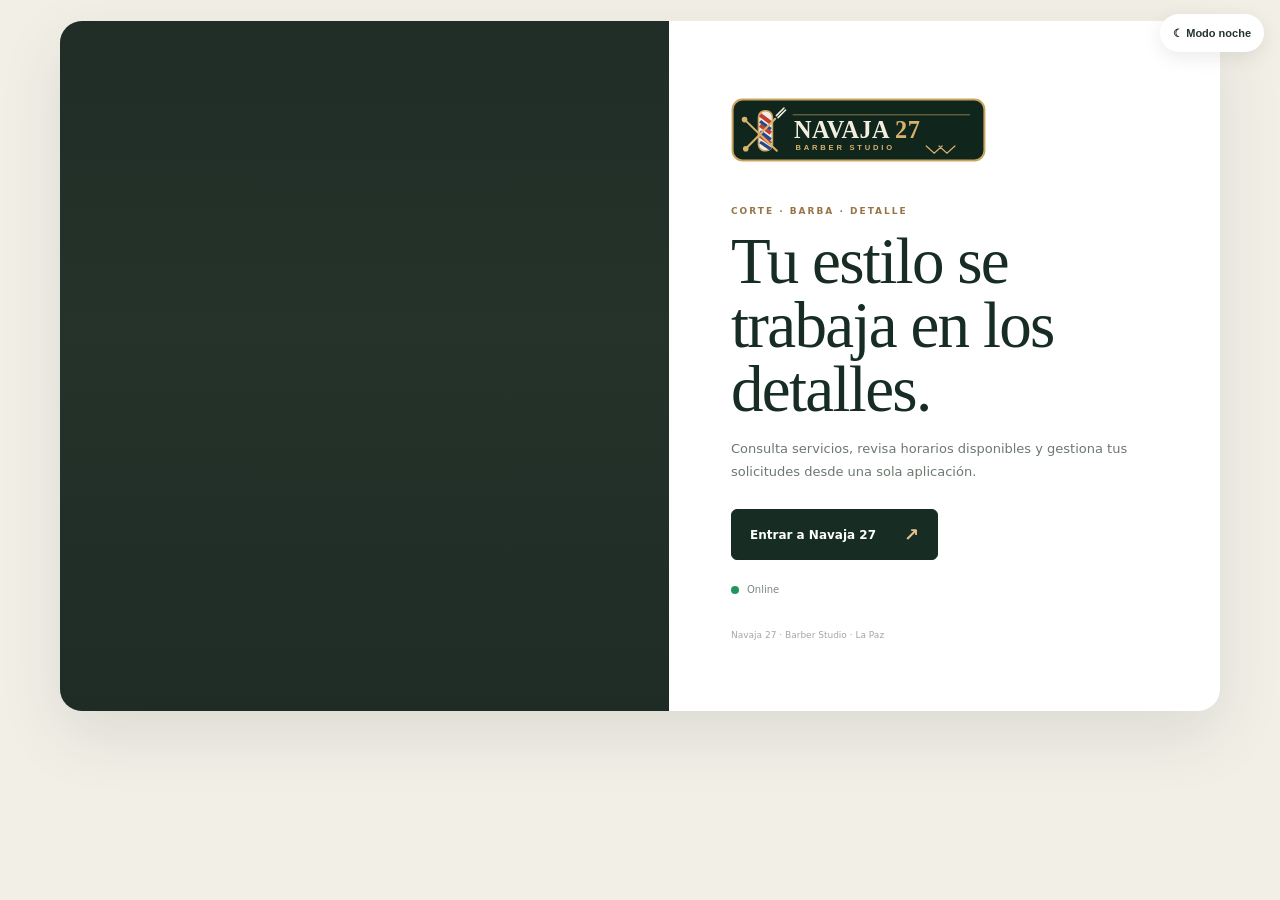
<file: index.html>
<!doctype html>
<html lang="es">
<head>
<meta charset="utf-8"><meta name="viewport" content="width=device-width,initial-scale=1,viewport-fit=cover">
<meta name="theme-color" content="#172d24"><meta name="description" content="Navaja 27 Barber Studio en La Paz. Servicios, agenda y solicitudes de turno.">
<link rel="manifest" href="./manifest.json"><link rel="icon" href="./icons/icon.svg"><link rel="stylesheet" href="./styles.css?v=navaja27-landing-sales-v5">
<title>Navaja 27 · Barber Studio</title><script defer src="./app.js"></script>
<script defer src="./theme-toggle.js?v=light-dark-v1"></script>
</head>
<body class="barber-landing">
<button class="theme-toggle" id="themeToggle" type="button" aria-pressed="false">☾ Modo noche</button>
<main class="landing">
 <div class="landing-image" role="img" aria-label="Barbero realizando un corte profesional"></div>
 <section class="landing-copy">
  <div class="brand"><img class="brand-logo" src="./brand-logo.svg" alt="Navaja 27 Barber Studio"></div>
  <p class="eyebrow">CORTE · BARBA · DETALLE</p>
  <h1>Tu estilo se trabaja en los detalles.</h1>
  <p class="lead">Consulta servicios, revisa horarios disponibles y gestiona tus solicitudes desde una sola aplicación.</p>
  <a class="primary" href="./pwa.html">Entrar a Navaja 27 <span>↗</span></a>
  <div class="status" id="networkStatus" role="status" aria-live="polite"><i></i><span>Comprobando conexión…</span></div>
  <small class="landing-note">Navaja 27 · Barber Studio · La Paz</small>
 </section>
</main>
</body>
</html>
</file>
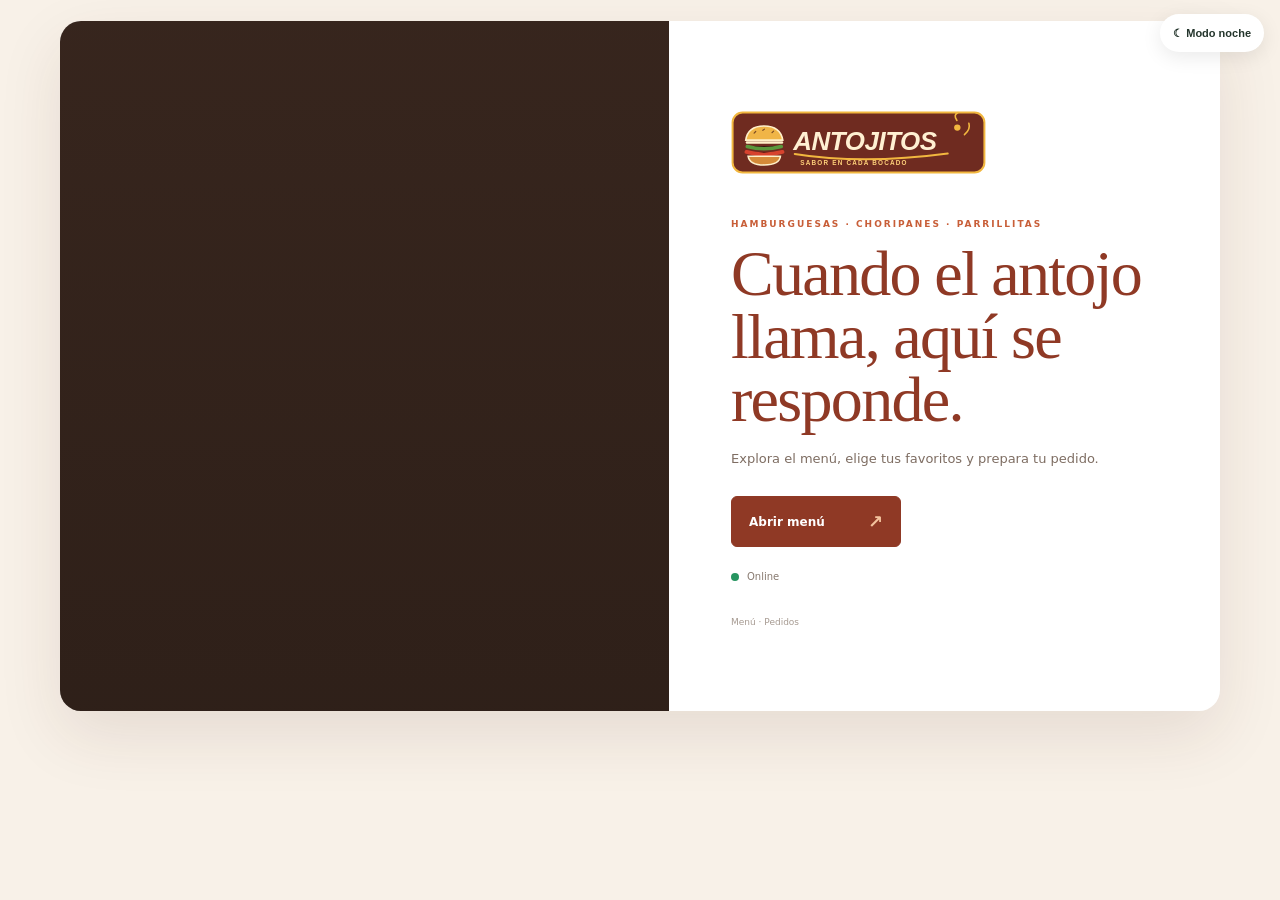
<file: antojitos/index.html>
<!doctype html>
<html lang="es">
<head>
<meta charset="utf-8"><meta name="viewport" content="width=device-width,initial-scale=1,viewport-fit=cover">
<meta name="theme-color" content="#8f3925"><meta name="description" content="Antojitos, antojitos en La Paz: hamburguesas, dobles, mixtas y salchipapas.">
<link rel="manifest" href="./manifest.json"><link rel="icon" href="./icons/icon.svg"><link rel="stylesheet" href="./styles.css?v=antojitos-brand-logo-v4">
<title>Antojitos · Antojitos</title><script defer src="./app.js"></script>
<script defer src="../theme-toggle.js?v=light-dark-v1"></script>
</head>
<body class="food-landing">
<button class="theme-toggle" id="themeToggle" type="button" aria-pressed="false">☾ Modo noche</button>
<main class="landing">
  <div class="landing-image" role="img" aria-label="Hamburguesa recién preparada"></div>
  <section class="landing-copy">
    <div class="brand"><img class="brand-logo" src="./brand-logo.svg" alt="Antojitos"></div>
    <p class="eyebrow">HAMBURGUESAS · CHORIPANES · PARRILLITAS</p>
    <h1>Cuando el antojo llama, aquí se responde.</h1>
    <p class="lead">Explora el menú, elige tus favoritos y prepara tu pedido.</p>
    <a class="primary" href="./pwa.html#menu">Abrir menú <span>↗</span></a>
    <div class="status" id="networkStatus" role="status" aria-live="polite"><i></i><span>Comprobando conexión…</span></div>
    <small class="landing-note">Menú · Pedidos</small>
  </section>
</main>
</body>
</html>
</file>
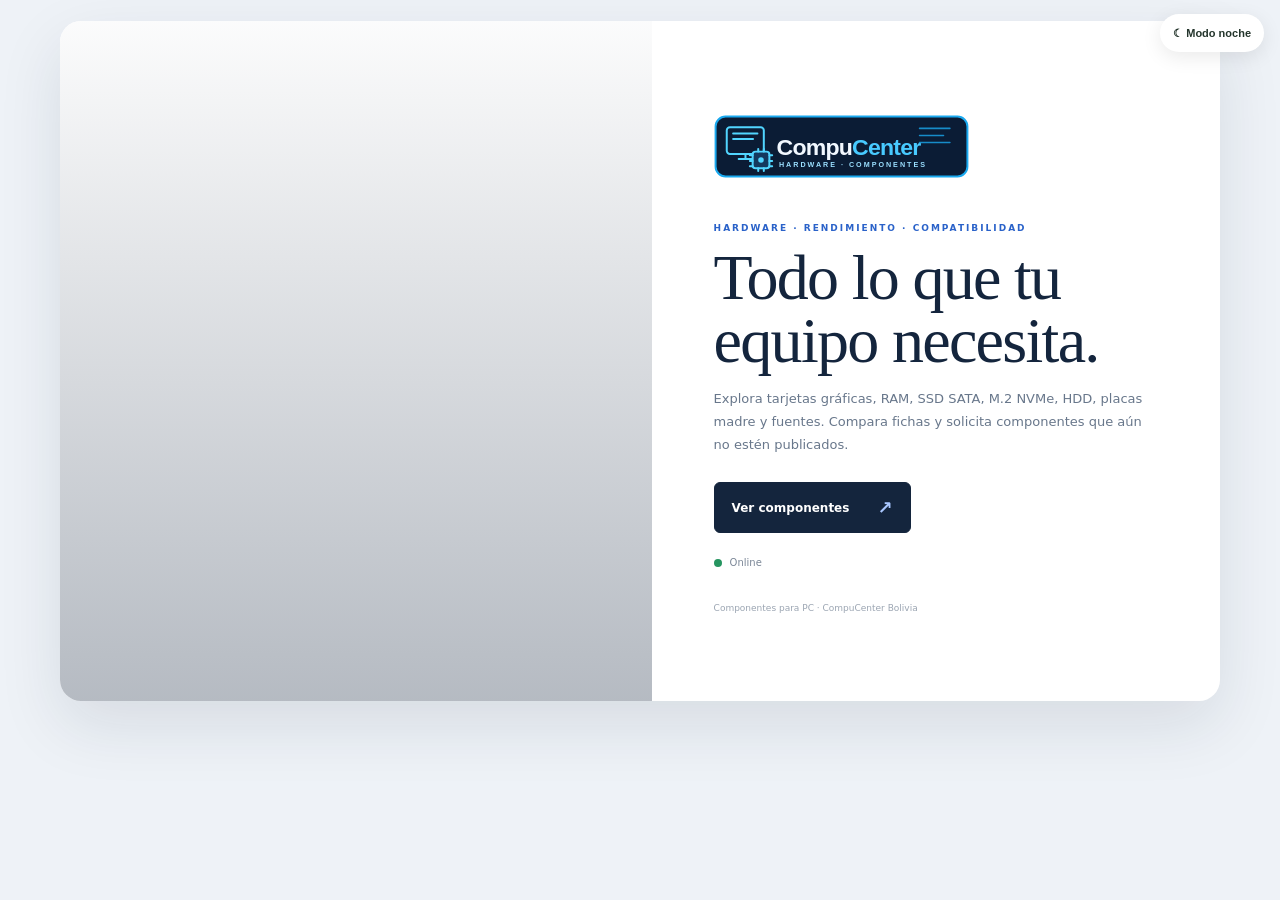
<file: graficas/index.html>
<!doctype html>
<html lang="es">
<head>
<meta charset="utf-8"><meta name="viewport" content="width=device-width,initial-scale=1,viewport-fit=cover">
<meta name="theme-color" content="#14253d"><meta name="description" content="Catálogo de componentes PC de CompuCenter Bolivia: tarjetas gráficas, memoria RAM, SSD, M.2, HDD y más.">
<link rel="manifest" href="./manifest.json"><link rel="icon" href="./icons/icon.svg"><link rel="stylesheet" href="./styles.css?v=compucenter-brand-logo-v5">
<title>CompuCenter · Componentes PC</title><script defer src="./app.js"></script>
<script defer src="../theme-toggle.js?v=light-dark-v1"></script>
</head>
<body class="gpu-landing">
<button class="theme-toggle" id="themeToggle" type="button" aria-pressed="false">☾ Modo noche</button>
<main class="landing">
 <div class="landing-image" role="img" aria-label="Tarjeta gráfica para computadora"></div>
 <section class="landing-copy">
  <div class="brand"><img class="brand-logo" src="./brand-logo.svg" alt="CompuCenter Hardware y Componentes"></div>
  <p class="eyebrow">HARDWARE · RENDIMIENTO · COMPATIBILIDAD</p>
  <h1>Todo lo que tu equipo necesita.</h1>
  <p class="lead">Explora tarjetas gráficas, RAM, SSD SATA, M.2 NVMe, HDD, placas madre y fuentes. Compara fichas y solicita componentes que aún no estén publicados.</p>
  <a class="primary" href="./pwa.html#catalogo">Ver componentes <span>↗</span></a>
  <div class="status" id="networkStatus" role="status" aria-live="polite"><i></i><span>Comprobando conexión…</span></div>
  <small class="landing-note">Componentes para PC · CompuCenter Bolivia</small>
 </section>
</main>
</body>
</html>
</file>
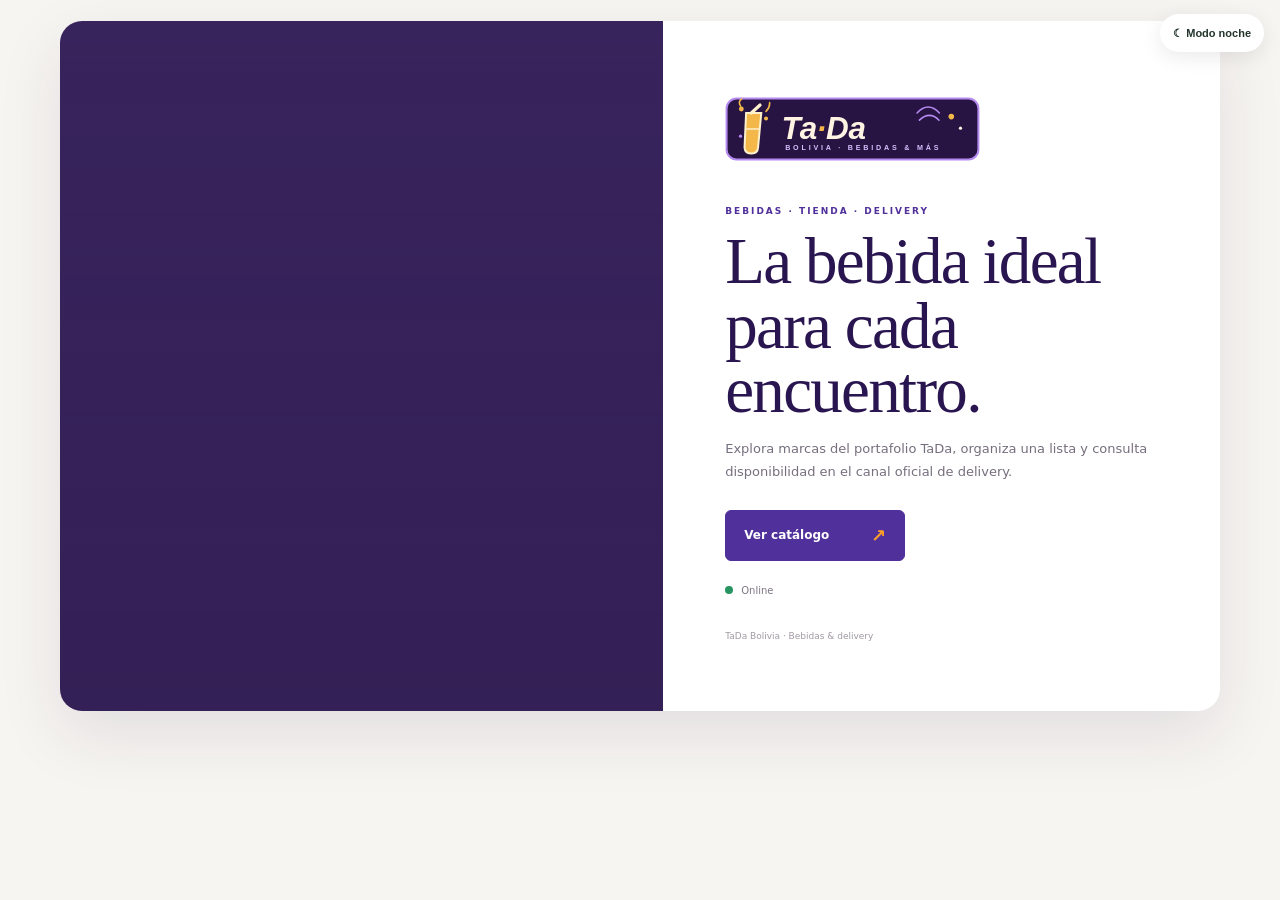
<file: tada/index.html>
<!doctype html>
<html lang="es">
<head>
<meta charset="utf-8"><meta name="viewport" content="width=device-width,initial-scale=1,viewport-fit=cover">
<meta name="theme-color" content="#29154f"><meta name="description" content="TaDa Bolivia: tienda especializada en bebidas, licores, vinos y opciones sin alcohol.">
<link rel="manifest" href="./manifest.json"><link rel="icon" href="./icons/icon.svg"><link rel="stylesheet" href="./styles.css?v=tada-brand-logo-v4">
<title>TaDa Bolivia · Tienda de bebidas</title><script defer src="./app.js"></script>
<script defer src="../theme-toggle.js?v=light-dark-v1"></script>
</head>
<body class="tada-landing">
<button class="theme-toggle" id="themeToggle" type="button" aria-pressed="false">☾ Modo noche</button>
<main class="landing">
  <div class="landing-image" role="img" aria-label="Tienda TaDa Bolivia"></div>
  <section class="landing-copy">
    <div class="brand"><img class="brand-logo" src="./brand-logo.svg" alt="TaDa Bolivia"></div>
    <p class="eyebrow">BEBIDAS · TIENDA · DELIVERY</p>
    <h1>La bebida ideal para cada encuentro.</h1>
    <p class="lead">Explora marcas del portafolio TaDa, organiza una lista y consulta disponibilidad en el canal oficial de delivery.</p>
    <a class="primary" href="./pwa.html#catalogo">Ver catálogo <span>↗</span></a>
    <div class="status" id="networkStatus" role="status" aria-live="polite"><i></i><span>Comprobando conexión…</span></div>
    <small class="landing-note">TaDa Bolivia · Bebidas & delivery</small>
  </section>
</main>
</body>
</html>
</file>
<file: styles.css>
:root{color-scheme:light;--accent:#172d24;--accent2:#294738;--gold:#bd9461;--paper:#f2efe7;--ink:#1d2922;--muted:#6d786f}*{box-sizing:border-box}html,body{margin:0;min-height:100%;font-family:Inter,ui-sans-serif,system-ui,-apple-system,"Segoe UI",sans-serif}body{background:var(--paper);color:var(--ink)}a{color:inherit}.landing{width:min(1160px,calc(100% - 34px));min-height:min(690px,calc(100dvh - 42px));margin:21px auto;display:grid;grid-template-columns:1.05fr .95fr;overflow:hidden;border-radius:22px;background:#fff;box-shadow:0 24px 65px #172d241a}.landing-image{min-height:540px;background:linear-gradient(180deg,#111d1850,#111d181a 45%,#111d1860),url("https://images.pexels.com/photos/7447150/pexels-photo-7447150.jpeg?auto=compress&cs=tinysrgb&w=1600") center/cover no-repeat;background-color:#27352d}.landing-copy{padding:clamp(27px,5vw,62px);display:flex;flex-direction:column;justify-content:center}.brand{display:flex;align-items:center;gap:12px;font-size:12px;font-weight:950;letter-spacing:1.7px}.brand-mark{width:47px;height:47px;display:grid;place-items:center;border-radius:12px;background:var(--accent);color:#fff;font-size:14px;letter-spacing:0}.brand small{display:block;margin-top:4px;color:#8a948c;font-size:8px;font-weight:800;letter-spacing:1.8px}.eyebrow{margin:38px 0 13px;color:#987446;font-size:9px;font-weight:900;letter-spacing:2px}.landing h1{max-width:490px;margin:0 0 16px;color:var(--accent);font:clamp(42px,5.6vw,65px)/.99 Georgia,serif;letter-spacing:-1.7px}.lead{max-width:430px;margin:0 0 26px;color:var(--muted);font-size:13px;line-height:1.75}.primary{display:inline-flex;align-items:center;justify-content:space-between;gap:28px;width:max-content;min-width:180px;padding:14px 18px;border-radius:6px;background:var(--accent);color:#fff;text-decoration:none;font-size:12px;font-weight:850;transition:transform .18s,background .18s}.primary:hover{transform:translateY(-2px);background:var(--accent2)}.primary span{color:#e6c28f;font-size:18px}.status{display:flex;align-items:center;gap:8px;margin-top:24px;color:#7d877e;font-size:10px}.status i{width:8px;height:8px;border-radius:50%;background:#c59c62}.status.online i{background:#24945f}.status.offline i{background:#c14f49}.landing-note{margin-top:35px;color:#a1a8a1;font-size:9px}@media(max-width:720px){.landing{width:calc(100% - 18px);margin:9px auto;min-height:0;grid-template-columns:1fr;border-radius:17px}.landing-image{min-height:220px;background-position:center 43%}.landing-copy{padding:22px}.eyebrow{margin-top:26px}.landing h1{font-size:44px}.lead{font-size:12px;line-height:1.65}.landing-note{margin-top:24px}}

/* Tema oscuro: variables y superficies */
body[data-theme=dark]{--paper:#121b17;--ink:#eef1ed;--muted:#aeb9b1;--surface:#1b2720;--line:#34453a;--accent:#6e987c;--accent2:#8cb69b;--gold:#d6b27c;}
.theme-toggle{position:fixed;top:14px;right:16px;z-index:80;display:inline-flex;align-items:center;justify-content:center;gap:7px;min-height:38px;padding:0 13px;border:1px solid var(--line);border-radius:999px;background:#fff;color:#24352c;font-size:11px;font-weight:850;box-shadow:0 5px 20px #00000016;cursor:pointer}
.theme-toggle:focus-visible{outline:3px solid var(--accent,var(--gold));outline-offset:3px}
body[data-theme=dark]{color-scheme:dark}
body[data-theme=dark] .landing{background:var(--surface);box-shadow:0 24px 65px #0006}
body[data-theme=dark] .landing-copy{background:var(--surface);color:var(--ink)}
body[data-theme=dark] .landing h1{color:var(--ink)}
body[data-theme=dark] .lead,body[data-theme=dark] .landing-note{color:var(--muted)}
body[data-theme=dark] .brand,body[data-theme=dark] .brand>span{color:var(--ink)}
body[data-theme=dark] .brand small{color:var(--muted)}
body[data-theme=dark] .eyebrow{color:var(--accent,var(--gold))}
body[data-theme=dark] .status{background:var(--surface);border-color:var(--line);color:var(--muted)}
body[data-theme=dark] .primary{filter:brightness(1.15)}
@media(max-width:600px){.theme-toggle{top:10px;right:10px;min-height:36px;padding:0 11px;font-size:10px}}

body[data-theme=dark] .theme-toggle{background:var(--surface);border-color:var(--line);color:var(--ink)}
body[data-theme=dark] .landing{background:var(--surface);border-color:var(--line);box-shadow:0 24px 65px #0008}
body[data-theme=dark] .landing-copy{background:var(--surface);color:var(--ink)}
body[data-theme=dark] .landing h1{color:var(--ink)}
body[data-theme=dark] .lead,body[data-theme=dark] .landing-note{color:var(--muted)}
body[data-theme=dark] .brand,body[data-theme=dark] .brand small{color:var(--ink)}
body[data-theme=dark] .eyebrow{color:var(--accent,var(--gold))}
body[data-theme=dark] .status{background:var(--surface);border:1px solid var(--line);color:var(--muted)}
body[data-theme=dark] .primary{filter:brightness(1.12)}

/* Botones portada Navaja 27 */
.primary{background:#172d24;color:#fff;border:1px solid #172d24}
.primary:hover{background:#294738;color:#fff}
.primary:focus-visible,.theme-toggle:focus-visible{outline:3px solid #bd9461;outline-offset:3px}
body[data-theme=dark] .primary{background:#d6b27c;color:#17251d;border-color:#d6b27c}
body[data-theme=dark] .primary:hover{background:#edc994;color:#17251d}
body[data-theme=dark] .theme-toggle{background:#1b2720;color:#eef1ed;border-color:#496050}

.brand-logo{display:block;width:255px;height:76px;max-width:100%;object-fit:contain;object-position:left center}
@media(max-width:600px){.brand-logo{width:225px;height:66px}}
</file>
<file: antojitos/styles.css>
:root{color-scheme:light;--red:#8f3925;--orange:#c85e38;--paper:#f8f1e8;--ink:#2e211c;--muted:#7e6d62}*{box-sizing:border-box}html,body{margin:0;min-height:100%;font-family:Inter,ui-sans-serif,system-ui,-apple-system,"Segoe UI",sans-serif}body{background:var(--paper);color:var(--ink)}.landing{width:min(1160px,calc(100% - 34px));min-height:min(690px,calc(100dvh - 42px));margin:21px auto;display:grid;grid-template-columns:1.05fr .95fr;overflow:hidden;border-radius:21px;background:#fff;box-shadow:0 24px 65px #5026191b}.landing-image{min-height:540px;background:linear-gradient(180deg,#1e15100b,#1e15105c),url("https://images.pexels.com/photos/109400/pexels-photo-109400.jpeg?auto=compress&cs=tinysrgb&w=1600") center/cover no-repeat;background-color:#38261e}.landing-copy{padding:clamp(27px,5vw,62px);display:flex;flex-direction:column;justify-content:center}.brand{display:flex;align-items:center;gap:11px;font-size:11px;font-weight:950;letter-spacing:1.7px}.brand-mark{width:46px;height:46px;display:grid;place-items:center;border-radius:12px;background:var(--red);color:#fff;font-size:15px}.brand small{display:block;margin-top:4px;color:#9b8174;font-size:8px;letter-spacing:1.6px}.eyebrow{margin:38px 0 13px;color:var(--orange);font-size:9px;font-weight:900;letter-spacing:2px}.landing h1{max-width:500px;margin:0 0 16px;color:var(--red);font:clamp(40px,5.5vw,64px)/.99 Georgia,serif;letter-spacing:-1.7px}.lead{max-width:435px;margin:0 0 26px;color:var(--muted);font-size:13px;line-height:1.75}.primary{display:inline-flex;align-items:center;justify-content:space-between;gap:28px;width:max-content;min-width:170px;padding:14px 17px;border-radius:6px;background:var(--red);color:#fff;text-decoration:none;font-size:12px;font-weight:850;transition:transform .18s,background .18s}.primary:hover{transform:translateY(-2px);background:#6f2d1e}.primary span{color:#f3c39e;font-size:18px}.status{display:flex;align-items:center;gap:8px;margin-top:24px;color:#87796f;font-size:10px}.status i{width:8px;height:8px;border-radius:50%;background:#c59b61}.status.online i{background:#269560}.status.offline i{background:#c45049}.landing-note{margin-top:35px;color:#a69a91;font-size:9px}@media(max-width:720px){.landing{width:calc(100% - 18px);margin:9px auto;min-height:0;grid-template-columns:1fr;border-radius:17px}.landing-image{min-height:220px;background-position:center 48%}.landing-copy{padding:22px}.eyebrow{margin-top:26px}.landing h1{font-size:43px}.lead{font-size:12px;line-height:1.65}.landing-note{margin-top:24px}}

/* Tema oscuro: variables y superficies */
body[data-theme=dark]{--paper:#171210;--ink:#f3e7dc;--muted:#c3aea1;--surface:#261d19;--line:#45332b;--red:#d77a5a;--orange:#f0a17d;}
.theme-toggle{position:fixed;top:14px;right:16px;z-index:80;display:inline-flex;align-items:center;justify-content:center;gap:7px;min-height:38px;padding:0 13px;border:1px solid var(--line);border-radius:999px;background:#fff;color:#24352c;font-size:11px;font-weight:850;box-shadow:0 5px 20px #00000016;cursor:pointer}
.theme-toggle:focus-visible{outline:3px solid var(--accent,var(--gold));outline-offset:3px}
body[data-theme=dark]{color-scheme:dark}
body[data-theme=dark] .landing{background:var(--surface);box-shadow:0 24px 65px #0006}
body[data-theme=dark] .landing-copy{background:var(--surface);color:var(--ink)}
body[data-theme=dark] .landing h1{color:var(--ink)}
body[data-theme=dark] .lead,body[data-theme=dark] .landing-note{color:var(--muted)}
body[data-theme=dark] .brand,body[data-theme=dark] .brand>span{color:var(--ink)}
body[data-theme=dark] .brand small{color:var(--muted)}
body[data-theme=dark] .eyebrow{color:var(--accent,var(--gold))}
body[data-theme=dark] .status{background:var(--surface);border-color:var(--line);color:var(--muted)}
body[data-theme=dark] .primary{filter:brightness(1.15)}
@media(max-width:600px){.theme-toggle{top:10px;right:10px;min-height:36px;padding:0 11px;font-size:10px}}

body[data-theme=dark] .theme-toggle{background:var(--surface);border-color:var(--line);color:var(--ink)}
body[data-theme=dark] .landing{background:var(--surface);border-color:var(--line);box-shadow:0 24px 65px #0008}
body[data-theme=dark] .landing-copy{background:var(--surface);color:var(--ink)}
body[data-theme=dark] .landing h1{color:var(--ink)}
body[data-theme=dark] .lead,body[data-theme=dark] .landing-note{color:var(--muted)}
body[data-theme=dark] .brand,body[data-theme=dark] .brand small{color:var(--ink)}
body[data-theme=dark] .eyebrow{color:var(--accent,var(--gold))}
body[data-theme=dark] .status{background:var(--surface);border:1px solid var(--line);color:var(--muted)}
body[data-theme=dark] .primary{filter:brightness(1.12)}

/* Botones portada Antojitos */
.primary{background:#8f3925;color:#fff;border:1px solid #8f3925}
.primary:hover{background:#6f2d1e;color:#fff}
.primary:focus-visible,.theme-toggle:focus-visible{outline:3px solid #c85e38;outline-offset:3px}
body[data-theme=dark] .primary{background:#d77a5a;color:#271711;border-color:#d77a5a}
body[data-theme=dark] .primary:hover{background:#edaa8d;color:#271711}
body[data-theme=dark] .theme-toggle{background:#261d19;color:#f3e7dc;border-color:#624638}

.brand-logo{display:block;width:255px;height:76px;max-width:100%;object-fit:contain;object-position:left center}@media(max-width:600px){.brand-logo{width:225px;height:66px}}
</file>
<file: graficas/styles.css>
:root{color-scheme:light;--blue:#14253d;--accent:#2a62c9;--paper:#eef2f7;--ink:#17263b;--muted:#68778b}*{box-sizing:border-box}html,body{margin:0;min-height:100%;font-family:Inter,ui-sans-serif,system-ui,-apple-system,"Segoe UI",sans-serif}body{background:var(--paper);color:var(--ink)}.landing{width:min(1160px,calc(100% - 34px));min-height:min(680px,calc(100dvh - 42px));margin:21px auto;display:grid;grid-template-columns:1.02fr .98fr;overflow:hidden;border-radius:21px;background:#fff;box-shadow:0 24px 65px #14253d1b}.landing-image{min-height:540px;background:linear-gradient(180deg,#14253d04,#14253d50),url("https://app.compucenter.store/products/Y0MuneBhXXRmllkkrUikB0kjVKpjhbcdwezdNG54.jpg") center/contain no-repeat;background-color:#fff}.landing-copy{padding:clamp(27px,5vw,62px);display:flex;flex-direction:column;justify-content:center}.brand{display:flex;align-items:center;gap:11px;font-size:11px;font-weight:950;letter-spacing:1.5px}.brand-mark{width:46px;height:46px;display:grid;place-items:center;border-radius:11px;background:var(--blue);color:#fff;font-weight:900}.brand small{display:block;margin-top:4px;color:#7889a0;font-size:8px;letter-spacing:1.6px}.eyebrow{margin:38px 0 13px;color:var(--accent);font-size:9px;font-weight:900;letter-spacing:2px}.landing h1{max-width:500px;margin:0 0 16px;color:var(--blue);font:clamp(40px,5.5vw,64px)/.99 Georgia,serif;letter-spacing:-1.7px}.lead{max-width:435px;margin:0 0 26px;color:var(--muted);font-size:13px;line-height:1.75}.primary{display:inline-flex;align-items:center;justify-content:space-between;gap:28px;width:max-content;min-width:185px;padding:14px 17px;border-radius:6px;background:var(--blue);color:#fff;text-decoration:none;font-size:12px;font-weight:850;transition:transform .18s,background .18s}.primary:hover{transform:translateY(-2px);background:var(--accent)}.primary span{color:#a9c7ff;font-size:18px}.status{display:flex;align-items:center;gap:8px;margin-top:24px;color:#7b8797;font-size:10px}.status i{width:8px;height:8px;border-radius:50%;background:#c59b61}.status.online i{background:#269560}.status.offline i{background:#c45049}.landing-note{margin-top:35px;color:#9ba5b2;font-size:9px}@media(max-width:720px){.landing{width:calc(100% - 18px);margin:9px auto;min-height:0;grid-template-columns:1fr;border-radius:17px}.landing-image{min-height:210px;background-size:contain}.landing-copy{padding:22px}.eyebrow{margin-top:26px}.landing h1{font-size:43px}.lead{font-size:12px;line-height:1.65}.landing-note{margin-top:24px}}

/* Tema oscuro: variables y superficies */
body[data-theme=dark]{--paper:#0e1724;--ink:#eaf0f8;--muted:#b0c0d1;--surface:#1a293a;--line:#34485f;--blue:#9bbcf5;--accent:#8ab0ff;}
.theme-toggle{position:fixed;top:14px;right:16px;z-index:80;display:inline-flex;align-items:center;justify-content:center;gap:7px;min-height:38px;padding:0 13px;border:1px solid var(--line);border-radius:999px;background:#fff;color:#24352c;font-size:11px;font-weight:850;box-shadow:0 5px 20px #00000016;cursor:pointer}
.theme-toggle:focus-visible{outline:3px solid var(--accent,var(--gold));outline-offset:3px}
body[data-theme=dark]{color-scheme:dark}
body[data-theme=dark] .landing{background:var(--surface);box-shadow:0 24px 65px #0006}
body[data-theme=dark] .landing-copy{background:var(--surface);color:var(--ink)}
body[data-theme=dark] .landing h1{color:var(--ink)}
body[data-theme=dark] .lead,body[data-theme=dark] .landing-note{color:var(--muted)}
body[data-theme=dark] .brand,body[data-theme=dark] .brand>span{color:var(--ink)}
body[data-theme=dark] .brand small{color:var(--muted)}
body[data-theme=dark] .eyebrow{color:var(--accent,var(--gold))}
body[data-theme=dark] .status{background:var(--surface);border-color:var(--line);color:var(--muted)}
body[data-theme=dark] .primary{filter:brightness(1.15)}
@media(max-width:600px){.theme-toggle{top:10px;right:10px;min-height:36px;padding:0 11px;font-size:10px}}

body[data-theme=dark] .theme-toggle{background:var(--surface);border-color:var(--line);color:var(--ink)}
body[data-theme=dark] .landing{background:var(--surface);border-color:var(--line);box-shadow:0 24px 65px #0008}
body[data-theme=dark] .landing-copy{background:var(--surface);color:var(--ink)}
body[data-theme=dark] .landing h1{color:var(--ink)}
body[data-theme=dark] .lead,body[data-theme=dark] .landing-note{color:var(--muted)}
body[data-theme=dark] .brand,body[data-theme=dark] .brand small{color:var(--ink)}
body[data-theme=dark] .eyebrow{color:var(--accent,var(--gold))}
body[data-theme=dark] .status{background:var(--surface);border:1px solid var(--line);color:var(--muted)}
body[data-theme=dark] .primary{filter:brightness(1.12)}

/* Botones portada CompuCenter */
.primary{background:#14253d;color:#fff;border:1px solid #14253d}
.primary:hover{background:#2a62c9;color:#fff}
.primary:focus-visible,.theme-toggle:focus-visible{outline:3px solid #6b98e4;outline-offset:3px}
body[data-theme=dark] .primary{background:#8ab0ff;color:#101e31;border-color:#8ab0ff}
body[data-theme=dark] .primary:hover{background:#b2cbff;color:#101e31}
body[data-theme=dark] .theme-toggle{background:#1a293a;color:#eaf0f8;border-color:#405a78}

.brand-logo{display:block;width:255px;height:76px;max-width:100%;object-fit:contain;object-position:left center}@media(max-width:600px){.brand-logo{width:225px;height:66px}}
</file>
<file: tada/styles.css>
:root{color-scheme:light;--purple:#29154f;--purple2:#50309a;--orange:#ff9e28;--paper:#f7f5f1;--ink:#251d31;--muted:#766e7d}*{box-sizing:border-box}html,body{margin:0;min-height:100%;font-family:Inter,ui-sans-serif,system-ui,-apple-system,"Segoe UI",sans-serif}body{background:var(--paper);color:var(--ink)}.landing{width:min(1160px,calc(100% - 34px));min-height:min(690px,calc(100dvh - 42px));margin:21px auto;display:grid;grid-template-columns:1.04fr .96fr;overflow:hidden;border-radius:22px;background:#fff;box-shadow:0 24px 65px #29154f1a}.landing-image{min-height:540px;background:linear-gradient(180deg,#20103b08,#20103b35),url("https://franquicias.tada.com.bo/assets/img/our_stores_bg.png") center/cover no-repeat;background-color:#39245d}.landing-copy{padding:clamp(27px,5vw,62px);display:flex;flex-direction:column;justify-content:center}.brand{display:flex;align-items:baseline;gap:10px;text-decoration:none}.brand-mark{font-size:34px;font-weight:950;letter-spacing:-2px;color:var(--purple)}.brand-mark span{color:var(--orange)}.brand small{color:var(--purple2);font-size:8px;font-weight:900;letter-spacing:2px}.eyebrow{margin:39px 0 13px;color:var(--purple2);font-size:9px;font-weight:900;letter-spacing:2px}.landing h1{max-width:490px;margin:0 0 16px;color:var(--purple);font:clamp(42px,5.6vw,65px)/.99 Georgia,serif;letter-spacing:-1.7px}.lead{max-width:430px;margin:0 0 26px;color:var(--muted);font-size:13px;line-height:1.75}.primary{display:inline-flex;align-items:center;justify-content:space-between;gap:28px;width:max-content;min-width:180px;padding:14px 18px;border-radius:6px;background:var(--purple);color:#fff;text-decoration:none;font-size:12px;font-weight:850;transition:transform .18s,background .18s}.primary:hover{transform:translateY(-2px);background:var(--purple2)}.primary span{color:var(--orange);font-size:18px}.status{display:flex;align-items:center;gap:8px;margin-top:24px;color:#7d7583;font-size:10px}.status i{width:8px;height:8px;border-radius:50%;background:#c59b61}.status.online i{background:#269560}.status.offline i{background:#c45049}.landing-note{margin-top:35px;color:#a09aa4;font-size:9px}@media(max-width:720px){.landing{width:calc(100% - 18px);margin:9px auto;min-height:0;grid-template-columns:1fr;border-radius:17px}.landing-image{min-height:220px;background-position:center 44%}.landing-copy{padding:22px}.eyebrow{margin-top:26px}.landing h1{font-size:44px}.lead{font-size:12px;line-height:1.65}.landing-note{margin-top:24px}}

/* Tema oscuro: variables y superficies */
body[data-theme=dark]{--paper:#15111f;--ink:#eee9f7;--muted:#b3aabd;--surface:#211a30;--line:#42364f;--purple:#c4a7ff;--purple2:#b79aff;--orange:#ffb85b;}
.theme-toggle{position:fixed;top:14px;right:16px;z-index:80;display:inline-flex;align-items:center;justify-content:center;gap:7px;min-height:38px;padding:0 13px;border:1px solid var(--line);border-radius:999px;background:#fff;color:#24352c;font-size:11px;font-weight:850;box-shadow:0 5px 20px #00000016;cursor:pointer}
.theme-toggle:focus-visible{outline:3px solid var(--accent,var(--gold));outline-offset:3px}
body[data-theme=dark]{color-scheme:dark}
body[data-theme=dark] .landing{background:var(--surface);box-shadow:0 24px 65px #0006}
body[data-theme=dark] .landing-copy{background:var(--surface);color:var(--ink)}
body[data-theme=dark] .landing h1{color:var(--ink)}
body[data-theme=dark] .lead,body[data-theme=dark] .landing-note{color:var(--muted)}
body[data-theme=dark] .brand,body[data-theme=dark] .brand>span{color:var(--ink)}
body[data-theme=dark] .brand small{color:var(--muted)}
body[data-theme=dark] .eyebrow{color:var(--accent,var(--gold))}
body[data-theme=dark] .status{background:var(--surface);border-color:var(--line);color:var(--muted)}
body[data-theme=dark] .primary{filter:brightness(1.15)}
@media(max-width:600px){.theme-toggle{top:10px;right:10px;min-height:36px;padding:0 11px;font-size:10px}}

body[data-theme=dark] .theme-toggle{background:var(--surface);border-color:var(--line);color:var(--ink)}
body[data-theme=dark] .landing{background:var(--surface);border-color:var(--line);box-shadow:0 24px 65px #0008}
body[data-theme=dark] .landing-copy{background:var(--surface);color:var(--ink)}
body[data-theme=dark] .landing h1{color:var(--ink)}
body[data-theme=dark] .lead,body[data-theme=dark] .landing-note{color:var(--muted)}
body[data-theme=dark] .brand,body[data-theme=dark] .brand small{color:var(--ink)}
body[data-theme=dark] .eyebrow{color:var(--accent,var(--gold))}
body[data-theme=dark] .status{background:var(--surface);border:1px solid var(--line);color:var(--muted)}
body[data-theme=dark] .primary{filter:brightness(1.12)}

/* Botones portada TaDa */
.primary{background:#50309a;color:#fff;border:1px solid #50309a}
.primary:hover{background:#29154f;color:#fff}
.primary:focus-visible,.theme-toggle:focus-visible{outline:3px solid #ffad43;outline-offset:3px}
body[data-theme=dark] .primary{background:#ffbd63;color:#29154f;border-color:#ffbd63}
body[data-theme=dark] .primary:hover{background:#ffd28c;color:#29154f}
body[data-theme=dark] .theme-toggle{background:#211a30;color:#eee9f7;border-color:#57466b}

.brand-logo{display:block;width:255px;height:76px;max-width:100%;object-fit:contain;object-position:left center}@media(max-width:600px){.brand-logo{width:225px;height:66px}}
</file>
